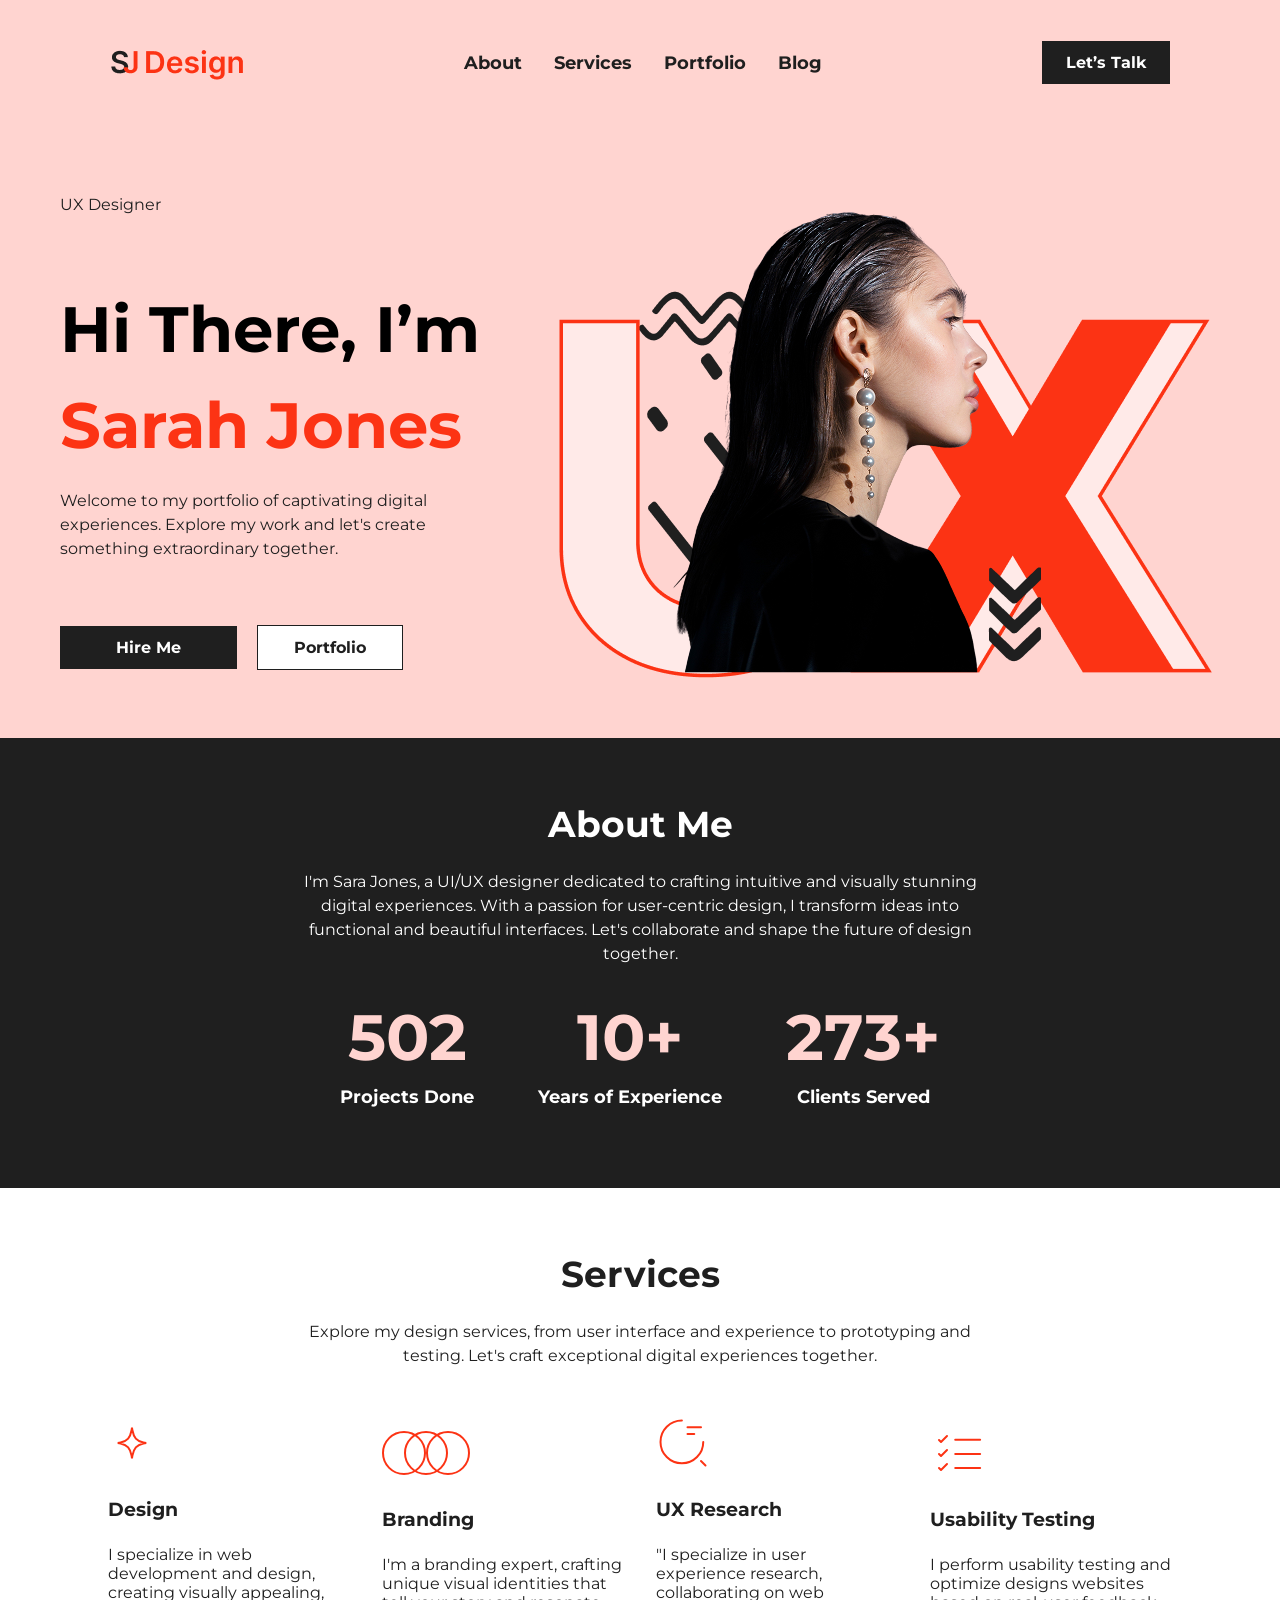
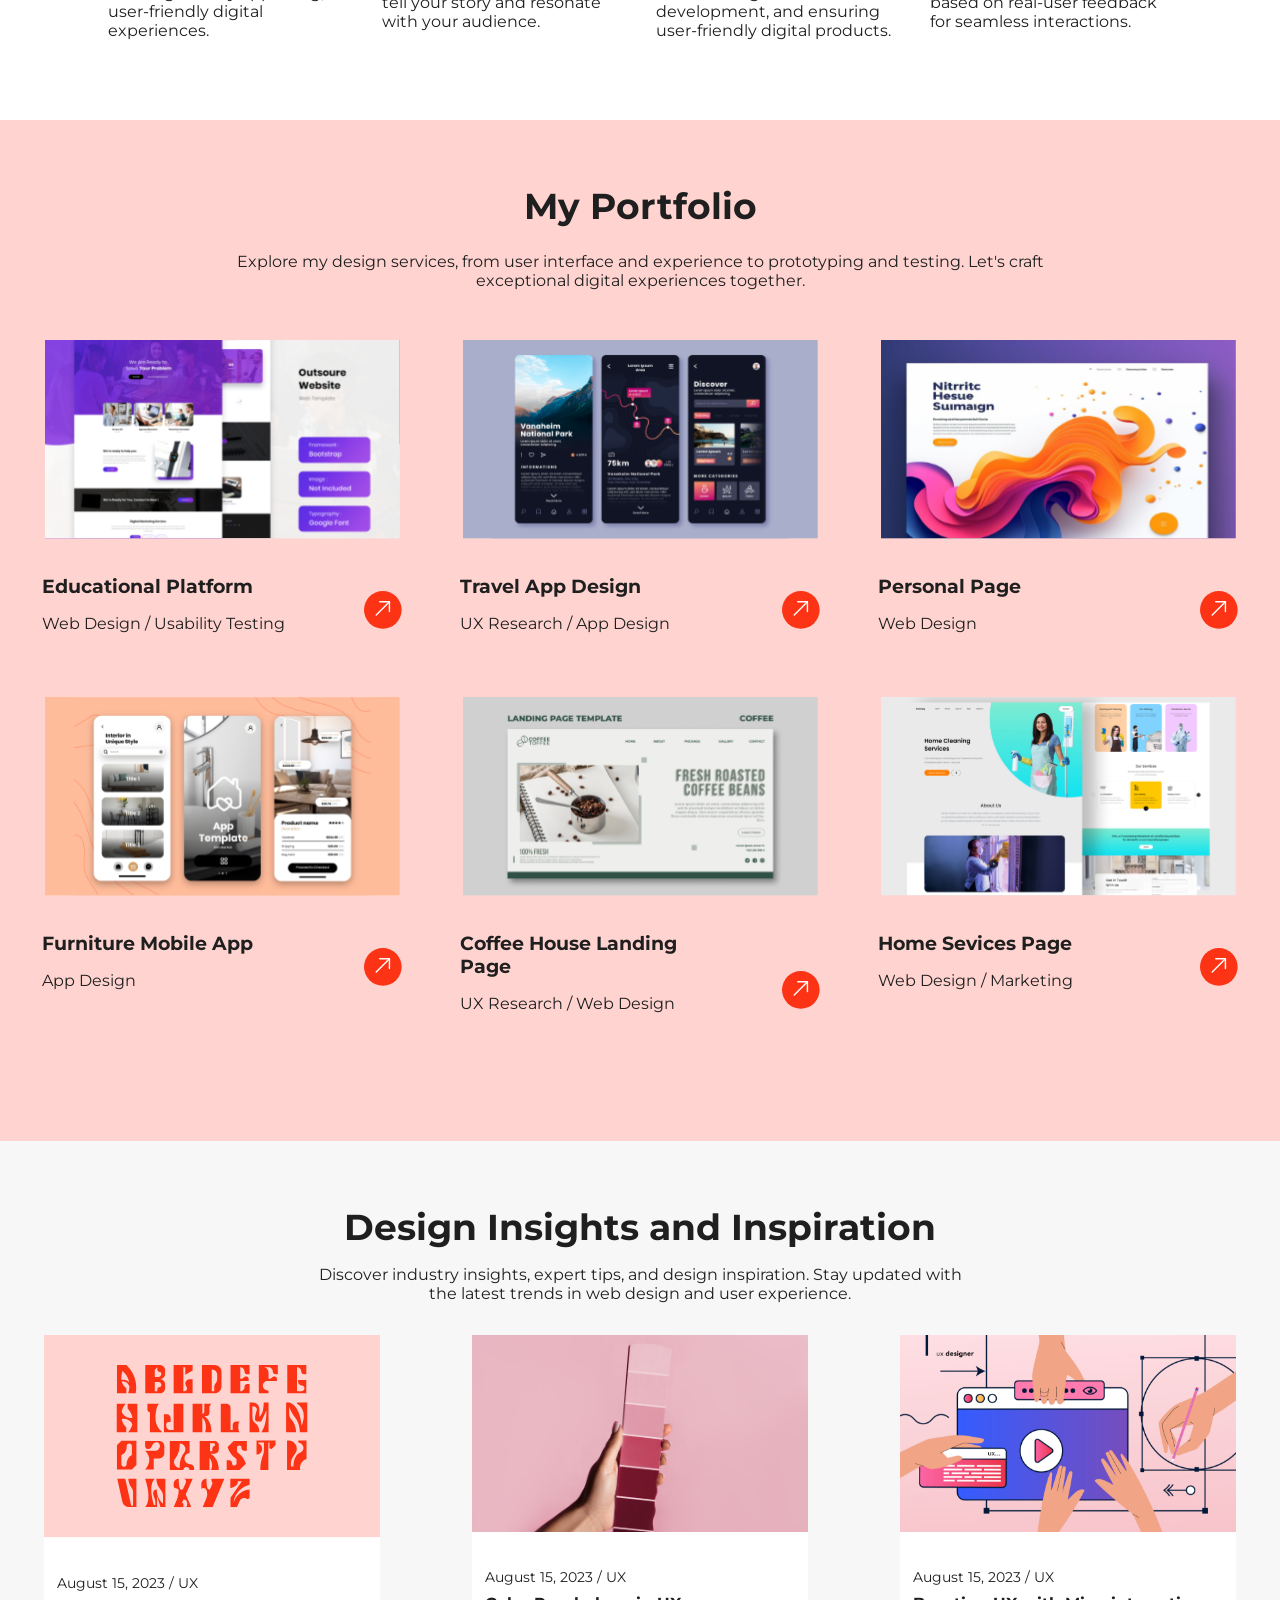
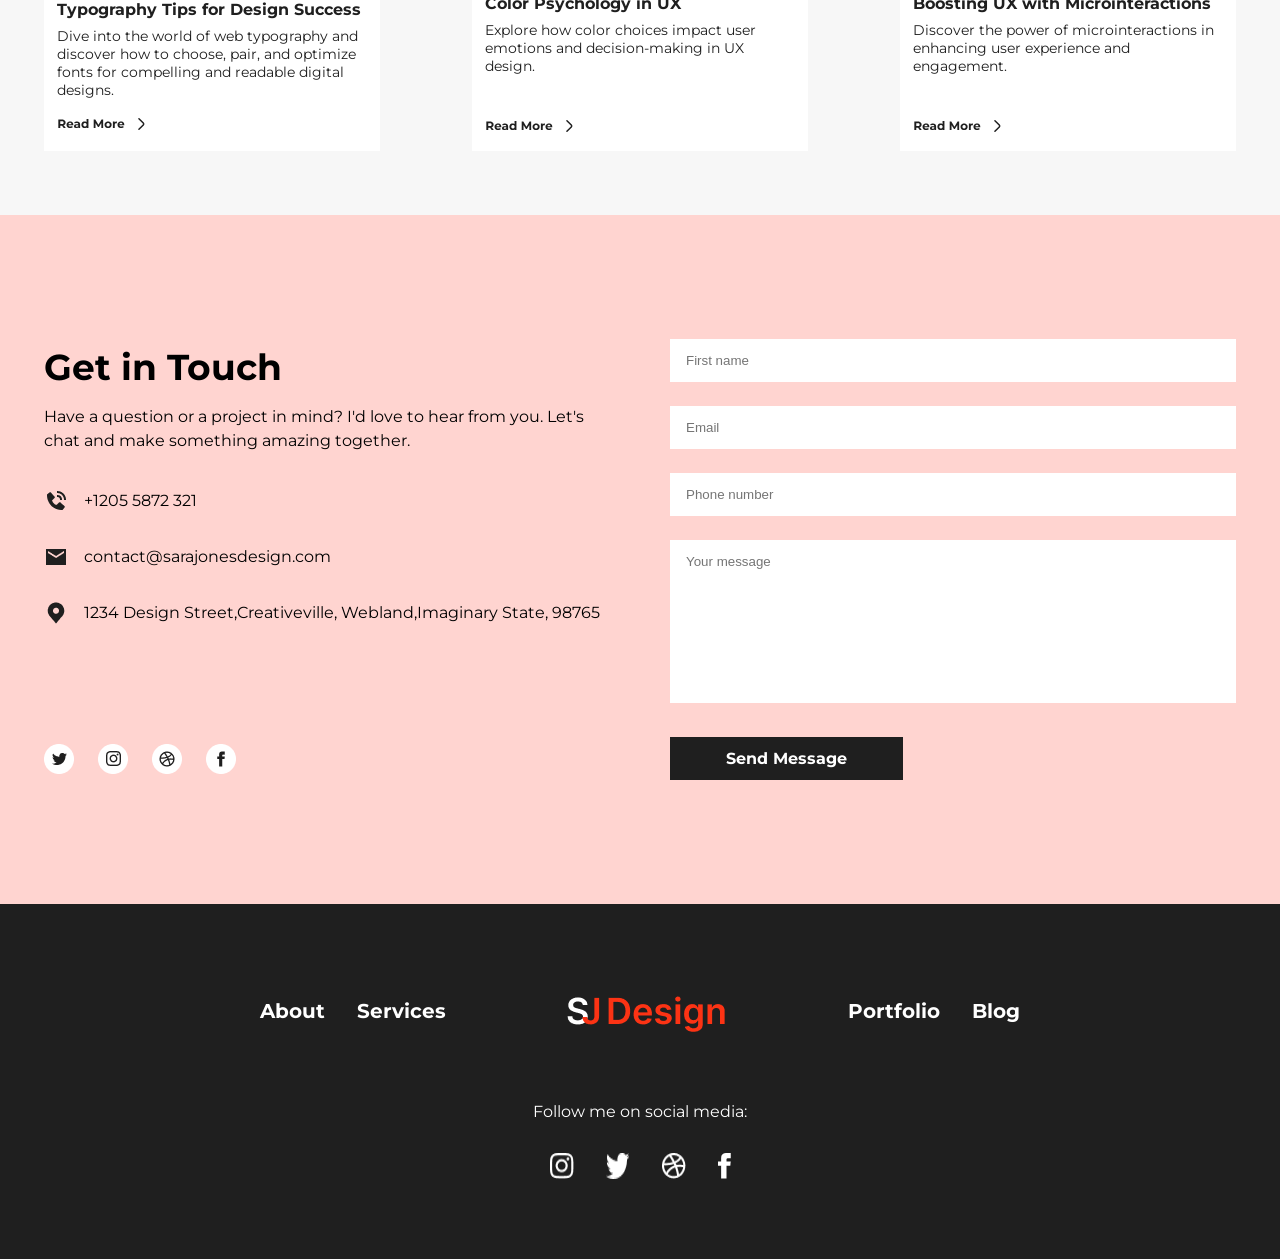
<file: index.html>
<!DOCTYPE html>
<html lang="en">

<head>
    <meta charset="UTF-8">
    <meta name="viewport" content="width=device-width, initial-scale=1.0">
    <title>SJ Design</title>
    <link rel="stylesheet" href="./src/styles/style.css">
    <link rel="preconnect" href="https://fonts.googleapis.com">
    <link rel="preconnect" href="https://fonts.gstatic.com" crossorigin>
    <link
        href="https://fonts.googleapis.com/css2?family=Alexandria:wght@100..900&family=David+Libre:wght@400;500;700&family=Inter:ital,opsz,wght@0,14..32,100..900;1,14..32,100..900&family=Montserrat:ital,wght@0,100..900;1,100..900&display=swap"
        rel="stylesheet">
</head>

<body>
    <header>
        <img src="./src/assets/images/Logo.png" alt="Logo SJ Design">

        <nav class="nav-header">
            <ul>
                <li><a href="">About</a></li>
                <li><a href="">Services</a></li>
                <li><a href="">Portfolio</a></li>
                <li><a href="">Blog</a></li>
            </ul>
        </nav>

        <a href="" class="btn-header">Let’s Talk</a>
    </header>

    <!DOCTYPE html>

    <main>
        <div class="content-main">

            <p class="active-designer">UX Designer</p>
            <h1>Hi There, I’m <span class="active-sara">Sarah Jones</span></h1>
            <p>Welcome to my portfolio of captivating digital experiences. Explore my work and let's create something
                extraordinary together.</p>
            <div class="btn-main">
                <a href="" class="btn-hire">Hire Me</a>
                <a href="" class="btn-portfolio">Portfolio</a>
            </div>
        </div>

        <img src="./src/assets/images/Image.png" alt="Ilustração Main">
    </main>

    <section class="section-about">
        <div class="content-about">
            <h2>About Me</h2>
            <p>I'm Sara Jones, a UI/UX designer dedicated to crafting intuitive and visually stunning digital
                experiences. With a passion for user-centric design, I transform ideas into functional and beautiful
                interfaces. Let's collaborate and shape the future of design together.</p>
        </div>

        <div class="container-numbers-itens">
            <div class="numbers-item">
                <h2>502</h2>
                <p>Projects Done</p>
            </div>
            <div class="numbers-item">
                <h2>10+</h2>
                <p>Years of Experience</p>
            </div>
            <div class="numbers-item">
                <h2>273+</h2>
                <p>Clients Served</p>
            </div>
        </div>

    </section>

    <section class="section-services">

        <div class="services-main">
            <h2>Services</h2>
            <p>Explore my design services, from user interface and experience to prototyping and testing. Let's craft
                exceptional digital experiences together.</p>
        </div>

        <div class="services-container">

            <div class="services-content">
                <div class="services-content-icon">
                    <img src="./src/assets/images/design.svg" alt="Ícone do Design" loading="lazy">
                </div>

                <div class="services-content-items">
                    <h3>Design</h3>
                    <p>I specialize in web development and design, creating visually appealing, user-friendly digital
                        experiences.</p>
                </div>
            </div>

            <div class="services-content">
                <div class="services-content-icon">
                    <img src="./src/assets/images/branding.svg" alt="Ícone do Branding" loading="lazy">
                </div>


                <div class="services-content-items">
                    <h3>Branding</h3>
                    <p>I'm a branding expert, crafting unique visual identities that tell your story and resonate with
                        your audience.</p>
                </div>
            </div>

            <div class="services-content">
                <div class="services-content-icon">
                    <img src="./src/assets/images/ux.svg" alt="Ícone do UX" loading="lazy">
                </div>


                <div class="services-content-items">
                    <h3>UX Research</h3>
                    <p>"I specialize in user experience research, collaborating on web development, and ensuring
                        user-friendly digital products.</p>
                </div>
            </div>


            <div class="services-content">
                <div class="services-content-icon">
                    <img src="./src/assets/images/usability.svg" alt="Ícone do Usability" loading="lazy">
                </div>

                <div class="services-content-items">
                    <h3>Usability Testing</h3>
                    <p>I perform usability testing and optimize designs websites based on real-user feedback for
                        seamless interactions.</p>
                </div>
            </div>
        </div>
    </section>

    <section class="section-portfolio">

        <div class="portfolio-main">
            <h2>My Portfolio</h2>
            <p>Explore my design services, from user interface and experience to prototyping and testing. Let's craft
                exceptional digital experiences together.</p>
        </div>

        <div class="portfolio-container">

            <!--Educational-->
            <div class="portfolio-content">

                <div class="portfolio-content-img">
                    <img src="./src/assets/images/educational.svg" alt="Imagem do educational" loading="lazy">
                </div>

                <div class="portfolio-content-items">
                    <div class="portfolio-content-items-text">
                        <h3>Educational Platform</h3>
                        <p>Web Design / Usability Testing</p>
                    </div>

                    <div class="portfolio-content-items-btn">
                        <a href=""><img src="./src/assets/images/pointer.svg" alt="Imagem da seta" loading="lazy"></a>
                    </div>
                </div>

            </div>


            <!--Travel-->
            <div class="portfolio-content">

                <div class="portfolio-content-img">
                    <img src="./src/assets/images/travel.svg" alt="Imagem do travel" loading="lazy">
                </div>

                <div class="portfolio-content-items">
                    <div class="portfolio-content-items-text">
                        <h3>Travel App Design</h3>
                        <p>UX Research / App Design </p>
                    </div>

                    <div class="portfolio-content-items-btn">
                        <a href=""><img src="./src/assets/images/pointer.svg" alt="Imagem da seta" loading="lazy"></a>
                    </div>
                </div>

            </div>


            <!--Personal-->
            <div class="portfolio-content">

                <div class="portfolio-content-img">
                    <img src="./src/assets/images/personal.svg" alt="Imagem do educational">
                </div>

                <div class="portfolio-content-items">
                    <div class="portfolio-content-items-text">
                        <h3>Personal Page</h3>
                        <p>Web Design</p>
                    </div>

                    <div class="portfolio-content-items-btn">
                        <a href=""><img src="./src/assets/images/pointer.svg" alt="Imagem da seta" loading="lazy"></a>
                    </div>
                </div>

            </div>


            <!--Furniture-->
            <div class="portfolio-content">

                <div class="portfolio-content-img">
                    <img src="./src/assets/images/furniture.svg" alt="Imagem do furniture" loading="lazy">
                </div>

                <div class="portfolio-content-items">
                    <div class="portfolio-content-items-text">
                        <h3>Furniture Mobile App</h3>
                        <p>App Design</p>
                    </div>

                    <div class="portfolio-content-items-btn">
                        <a href=""><img src="./src/assets/images/pointer.svg" alt="Imagem da seta"></a>
                    </div>
                </div>

            </div>


            <!--Coffee-->
            <div class="portfolio-content">

                <div class="portfolio-content-img">
                    <img src="./src/assets/images/coffee.svg" alt="Imagem do educational">
                </div>

                <div class="portfolio-content-items">
                    <div class="portfolio-content-items-text">
                        <h3>Coffee House Landing Page</h3>
                        <p>UX Research / Web Design </p>
                    </div>

                    <div class="portfolio-content-items-btn">
                        <a href=""><img src="./src/assets/images/pointer.svg" alt="Imagem da seta"></a>
                    </div>
                </div>

            </div>


            <!--Home-->
            <div class="portfolio-content">

                <div class="portfolio-content-img">
                    <img src="./src/assets/images/home.svg" alt="Imagem do educational">
                </div>

                <div class="portfolio-content-items">
                    <div class="portfolio-content-items-text">
                        <h3>Home Sevices Page</h3>
                        <p>Web Design / Marketing</p>
                    </div>

                    <div class="portfolio-content-items-btn">
                        <a href=""><img src="./src/assets/images/pointer.svg" alt="Imagem da seta"></a>
                    </div>
                </div>

            </div>
        </div>
    </section>

    <section class="section-design">
        <div class="design-main">
            <h2>Design Insights and Inspiration</h2>
            <p>Discover industry insights, expert tips, and design inspiration. Stay updated with the latest trends in
                web design and user experience.</p>
        </div>

        <div class="design-container">

            <div class="design-content">
                <div class="design-content-img">
                    <img src="./src/assets/images/typoghaphy.svg" alt="Imagem da tipografia" loading="lazy">
                </div>

                <div class="design-content-items">

                    <div class="design-content-items-main">

                        <div class="design-content-items-text">
                            <p>August 15, 2023 / UX</p>
                            <h3>Typography Tips for Design Success</h3>
                            <p>Dive into the world of web typography and discover how to choose, pair, and optimize
                                fonts for compelling and readable digital designs.</p>
                        </div>
                    </div>
                    <div class="design-content-items-link">
                        <a href=""><img src="./src/assets/images/Link.svg" alt="imagem da seta" loading="lazy"></a>
                    </div>
                </div>
            </div>


            <div class="design-content">
                <div class="design-content-img">
                    <img src="./src/assets/images/color.svg" alt="Imagem da color" loading="lazy">
                </div>

                <div class="design-content-items1">

                    <div class="design-content-items-main">

                        <div class="design-content-items-text">
                            <p>August 15, 2023 / UX</p>
                            <h3>Color Psychology in UX</h3>
                            <p>Explore how color choices impact user emotions and decision-making in UX design.</p>
                        </div>
                    </div>
                    <div class="design-content-items-link">
                        <a href=""><img src="./src/assets/images/Link.svg" alt="imagem da seta" loading="lazy"></a>
                    </div>
                </div>
            </div>

            <div class="design-content">
                <div class="design-content-img">
                    <img src="./src/assets/images/boosting.svg" alt="Imagem do boosting" loading="lazy">
                </div>

                <div class="design-content-items1">

                    <div class="design-content-items-main">

                        <div class="design-content-items-text">
                            <p>August 15, 2023 / UX</p>
                            <h3>Boosting UX with Microinteractions</h3>
                            <p>Discover the power of microinteractions in enhancing user experience and engagement.</p>
                        </div>
                    </div>
                    <div class="design-content-items-link">
                        <a href=""><img src="./src/assets/images/Link.svg" alt="imagem da seta" loading="lazy"></a>
                    </div>
                </div>
            </div>

        </div>
    </section>

    <section class="container-section-form">

        <div class="container-box-contact-us">

            <div class="box-all-contact-us">

                <div class="box-contact-us">

                    <h3 class="form-h3-pattern">Get in Touch</h3>

                    <p class="form-p-pattern">Have a question or a project in mind? I'd love to hear from you. Let's
                        chat and make something amazing together.</p>

                </div>

                <div class="box-contact-form">

                    <div class="box-content-contact-form">
                        <img src="./src/assets/images/bxs_phone-call.png" alt="">
                        <p class="form-p-pattern">+1205 5872 321</p>
                    </div>

                    <div class="box-content-contact-form">
                        <img src="./src/assets/images/ic_sharp-email.png" alt="">
                        <p class="form-p-pattern">contact@sarajonesdesign.com</p>
                    </div>

                    <div class="box-content-contact-form">
                        <img src="./src/assets/images/carbon_location-filled.png" alt="">
                        <p class="form-p-pattern">1234 Design Street,Creativeville, Webland,Imaginary State, 98765</p>
                    </div>

                </div>

            </div>

            <div class="box-img-form">
                <img src="./src/assets/images/twitter.icon.png" alt="">
                <img src="./src/assets/images/instagram.icon.png" alt="">
                <img src="./src/assets/images/basquete.icon.png" alt="">
                <img src="./src/assets/images/facebook.icon.png" alt="">
            </div>

        </div>

        <!-- END CONTACT US INFORMATION -->

        <!-- START CONTACT US FORM -->

        <form action="#" class="form-section">

            <div class="form-section-information">
                <input type="name" name="name" id="name" placeholder="First name">
                <input type="email" name="email" id="email" placeholder="Email">
                <input type="phone" name="phone" id="phone" placeholder="Phone number">
                <input type="message" name="message" id="message" placeholder="Your message" class="message-form">
            </div>

            <button class="btn-form">Send Message</button>

        </form>

    </section>

    <footer class="container-footer">

        <div class="content-information-footer">

            <div class="footer-information">
                <h4>About</h4>
                <h4>Services</h4>
            </div>

            <img src="./src/assets/images/Logo (2).png" alt="">

            <div class="footer-information">
                <h4>Portfolio</h4>
                <h4>Blog</h4>
            </div>

        </div>

        <div class="footer-social-media">
            <p>Follow me on social media:</p>

            <div class="footer-images">
                <img src="./src/assets/images/Instagram.png" alt="">
                <img src="./src/assets/images/Twitter.png" alt="">
                <img src="./src/assets/images/Dribbble.png" alt="">
                <img src="./src/assets/images/Facebook.png" alt="">
            </div>
        </div>

    </footer>

</body>

</html>
</file>
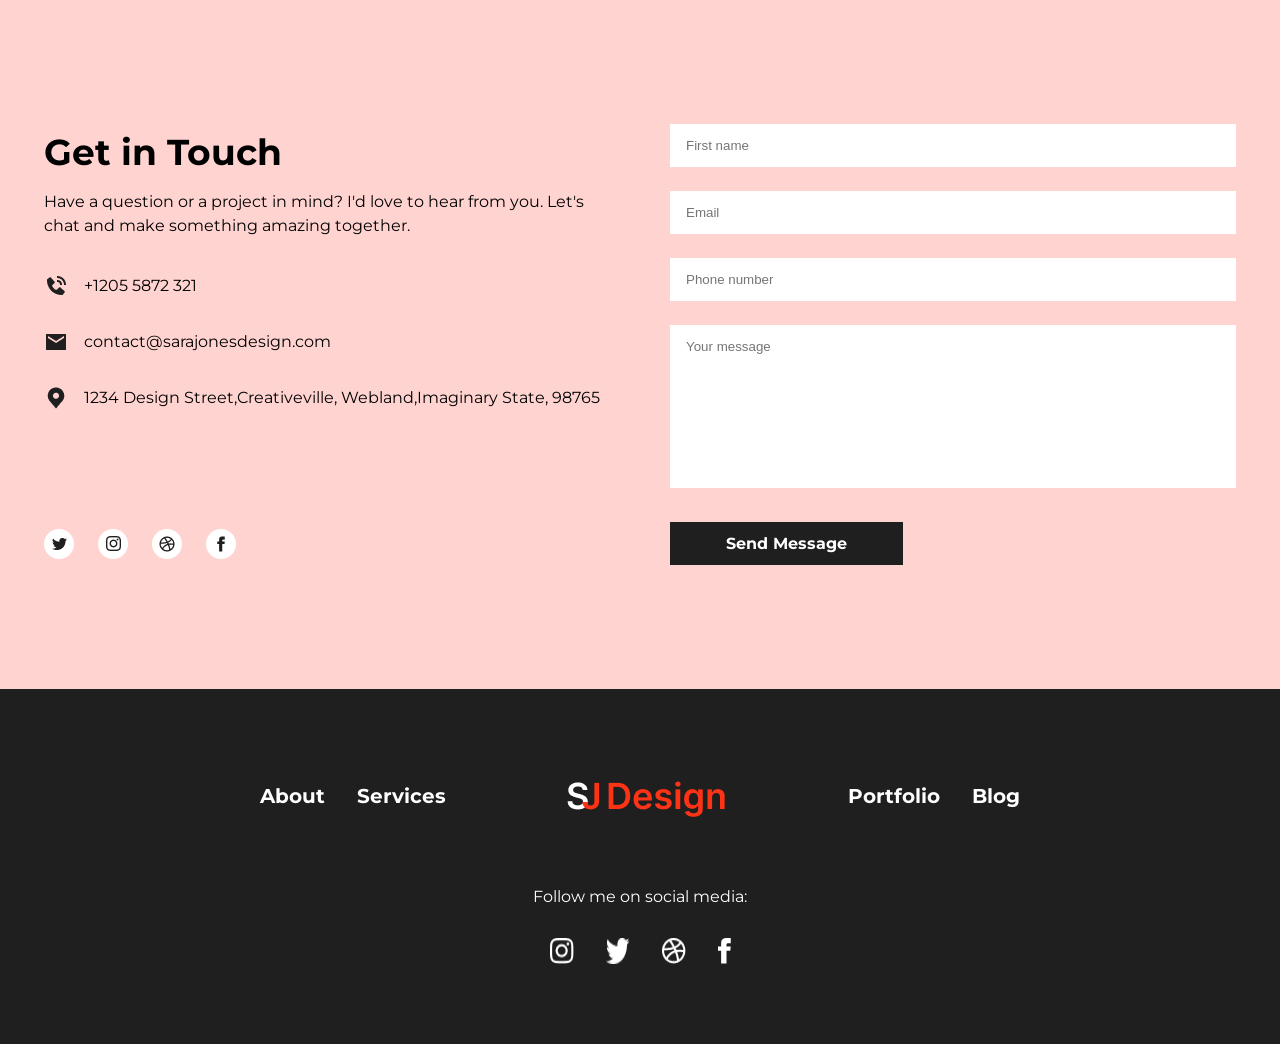
<file: form.html>
<!DOCTYPE html>
<html lang="en">
<head>
    <meta charset="UTF-8">
    <meta name="viewport" content="width=device-width, initial-scale=1.0">
    <link rel="preconnect" href="https://fonts.googleapis.com">
    <link rel="preconnect" href="https://fonts.gstatic.com" crossorigin>
    <link href="https://fonts.googleapis.com/css2?family=Montserrat:ital,wght@0,100..900;1,100..900&display=swap" rel="stylesheet">
    <link rel="stylesheet" href="./src/styles/form.css">
    <title>Document</title>
</head>
<body>

<!-- START CONTACT US INFORMATION -->

<section class="container-section-form">

<div class="container-box-contact-us">

<div class="box-all-contact-us">

    <div class="box-contact-us">

    <h3 class="form-h3-pattern">Get in Touch</h3>

    <p class="form-p-pattern">Have a question or a project in mind? I'd love to hear from you. Let's chat and make something amazing together.</p>

    </div>

    <div class="box-contact-form">

        <div class="box-content-contact-form">
            <img src="./src/assets/images/bxs_phone-call.png" alt="">
            <p class="form-p-pattern">+1205 5872 321</p>
        </div>

        <div class="box-content-contact-form">
            <img src="./src/assets/images/ic_sharp-email.png" alt="">
            <p class="form-p-pattern">contact@sarajonesdesign.com</p>
        </div>

        <div class="box-content-contact-form">
            <img src="./src/assets/images/carbon_location-filled.png" alt="">
            <p class="form-p-pattern">1234 Design Street,Creativeville, Webland,Imaginary State, 98765</p>
        </div>

    </div>

</div>

<div class="box-img-form">
    <img src="./src/assets/images/twitter.icon.png" alt="">
    <img src="./src/assets/images/instagram.icon.png" alt="">
    <img src="./src/assets/images/basquete.icon.png" alt="">
    <img src="./src/assets/images/facebook.icon.png" alt="">
</div>

</div>

<!-- END CONTACT US INFORMATION -->

<!-- START CONTACT US FORM -->

<form action="#" class="form-section">

    <div class="form-section-information">
    <input type="name" name="name" id="name" placeholder="First name">
    <input type="email" name="email" id="email" placeholder="Email">
    <input type="phone" name="phone" id="phone" placeholder="Phone number">
    <input type="message" name="message" id="message" placeholder="Your message" class="message-form">
    </div>

    <button class="btn-form">Send Message</button>

</form>

</section>

<footer class="container-footer">

    <div class="content-information-footer">

    <div class="footer-information">
        <h4>About</h4>
        <h4>Services</h4>
    </div>

    <img src="./src/assets/images/Logo (2).png" alt="">

    <div class="footer-information">
        <h4>Portfolio</h4>
        <h4>Blog</h4>
    </div>

    </div>

    <div class="footer-social-media">
        <p>Follow me on social media:</p>

        <div class="footer-images">
        <img src="./src/assets/images/Instagram.png" alt="">
        <img src="./src/assets/images/Twitter.png" alt="">
        <img src="./src/assets/images/Dribbble.png" alt="">
        <img src="./src/assets/images/Facebook.png" alt="">
        </div>
    </div>

</footer>







    
</body>
</html>
</file>
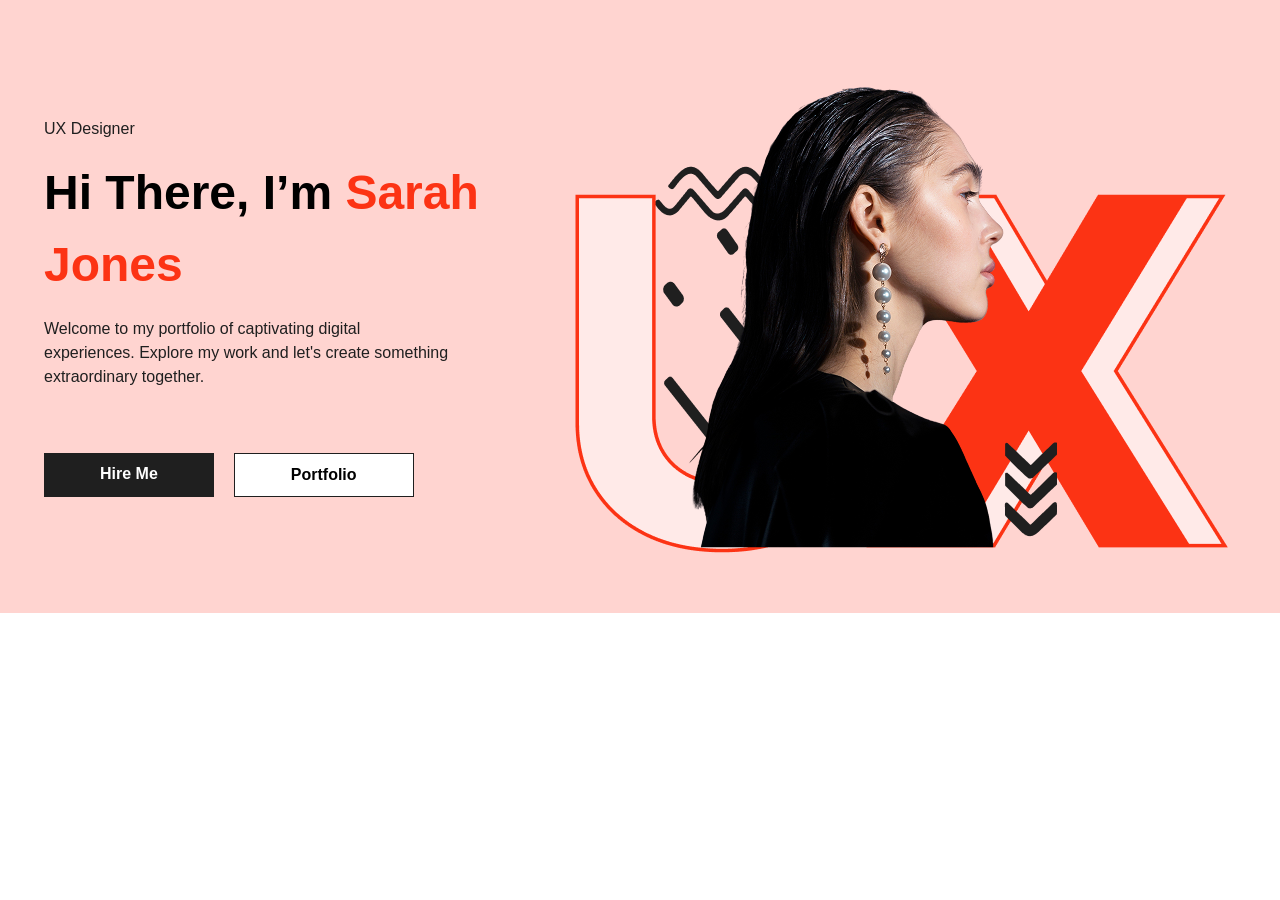
<file: main/main.html>
<!DOCTYPE html>
<html lang="en">

<head>
    <meta charset="UTF-8">
    <meta name="viewport" content="width=device-width, initial-scale=1.0">
    <title>Document</title>
    <link rel="stylesheet" href="./main.css">
</head>

<body>
    <main>
        <div class="content-main">
            <p class="active-designer">UX Designer</p>
            <h1>Hi There, I’m
                <span class="active-sarah">Sarah Jones</span></h1>
            <p>Welcome to my portfolio of captivating digital experiences. Explore my work and let's create something
                extraordinary together.</p>
            <div class="btn-main">
                <a href="" class="btn-hire">Hire Me</a>
                <a href="" class="btn-portfolio">Portfolio</a>
            </div>
        </div>
        <img src="./img/Imagem_Principal.png" alt="Imagem Principal na Main">

    </main>
</body>

</html>
</file>
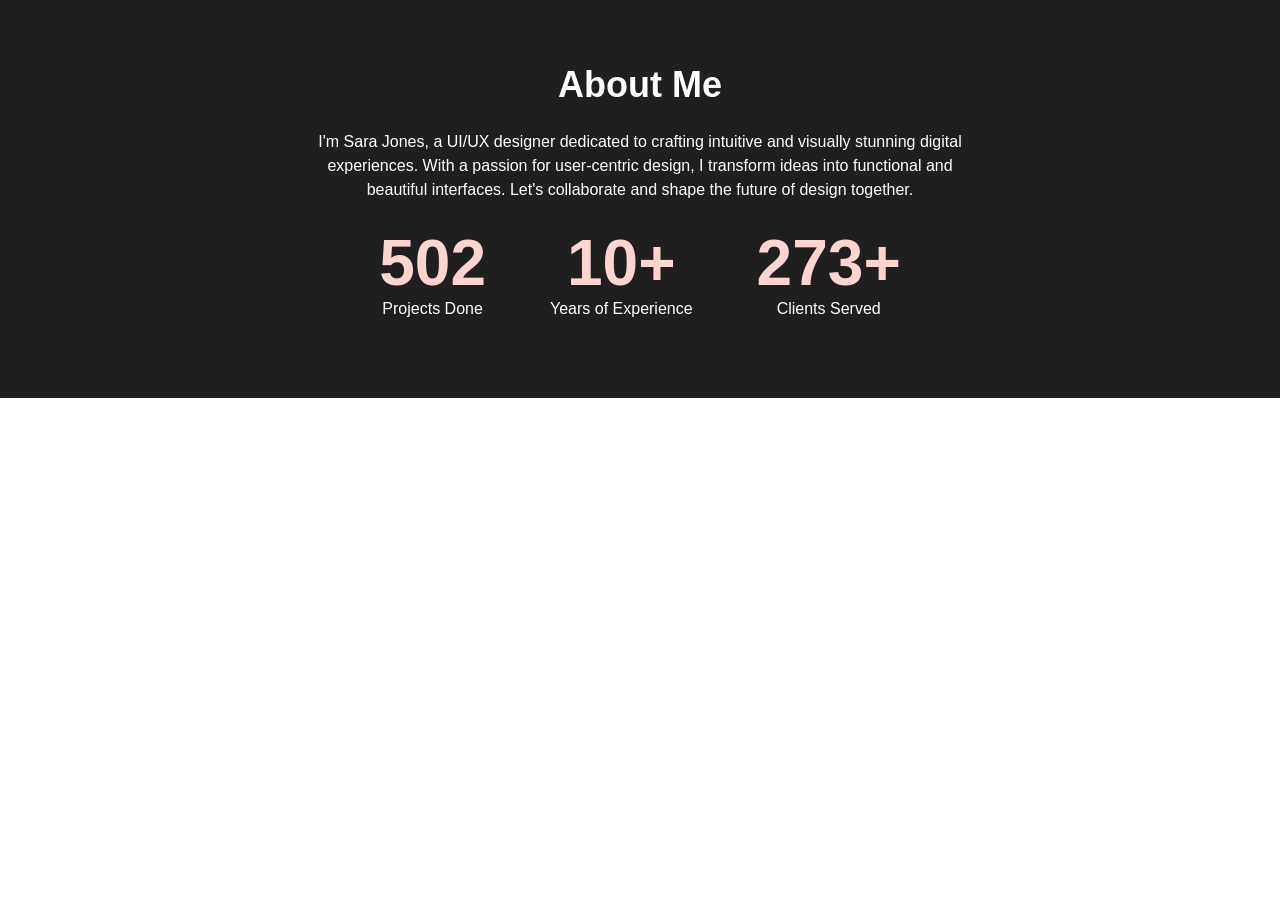
<file: section/section.html>
<!DOCTYPE html>
<html lang="en">
<head>
    <meta charset="UTF-8">
    <meta name="viewport" content="width=device-width, initial-scale=1.0">
    <title>Document</title>
    <link rel="stylesheet" href="section.css">
</head>
<body>
    <section class="section-about">
        <div class="content-about">
            <h2>About Me</h2>
            <p>I'm Sara Jones, a UI/UX designer dedicated to crafting intuitive and visually stunning digital experiences. With a passion for user-centric design, I transform ideas into functional and beautiful interfaces. Let's collaborate and shape the future of design together.</p>
        </div>
        <div class="section-items">
            <div>
                <h3>502</h3>
                <p>Projects Done</p>
            </div>
            <div>
                <h3>10+</h3>
                <p>Years of Experience</p>
            </div>
            <div>
                <h3>273+</h3>
                <p>Clients Served</p>
            </div>
        </div>
    </section>
</body>
</html>
</file>
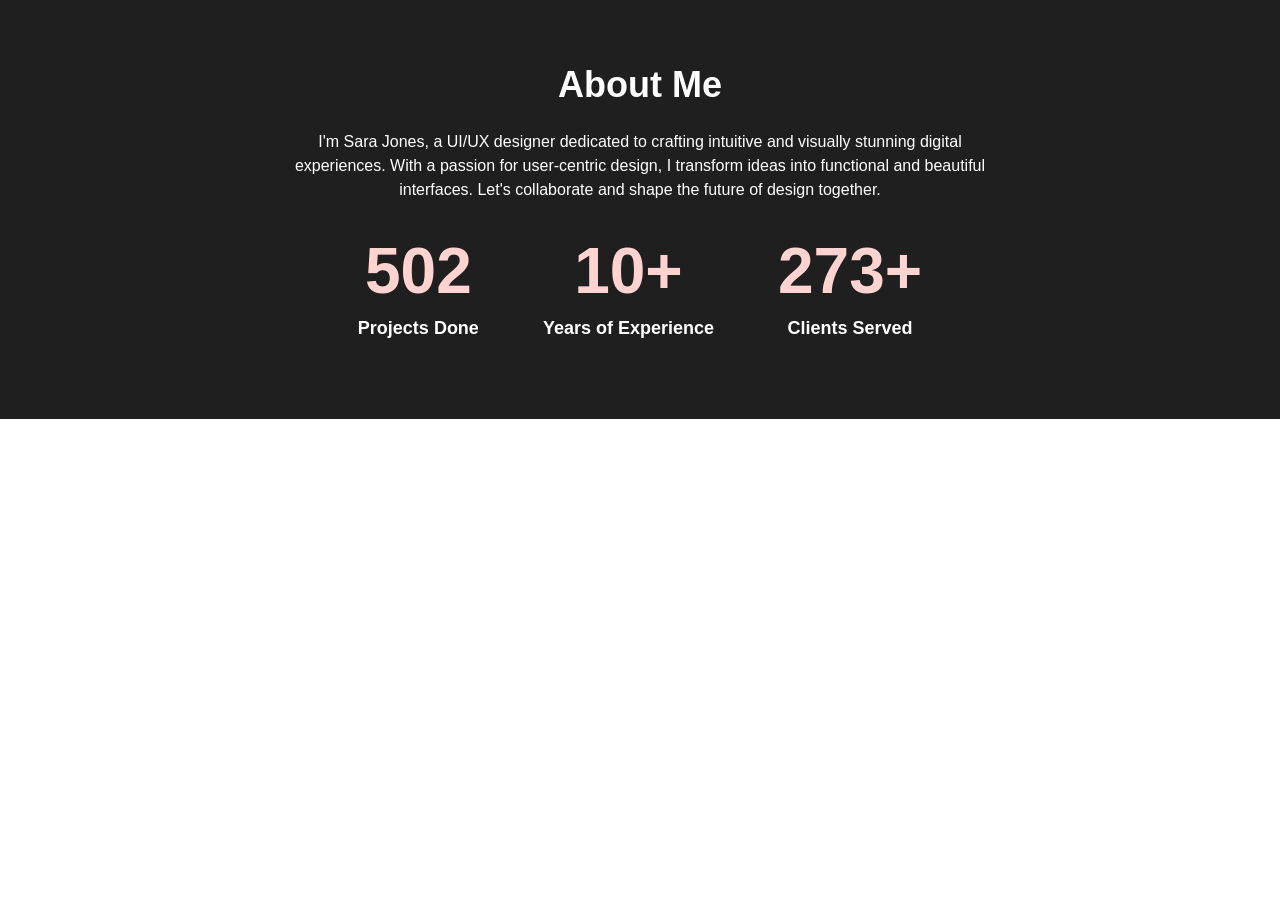
<file: sectionAbout/about.html>
<!DOCTYPE html>
<html lang="en">
<head>
    <meta charset="UTF-8">
    <meta name="viewport" content="width=device-width, initial-scale=1.0">
    <title>Document</title>
    <link rel="stylesheet" href="./about.css">
</head>
<body>
    <section class="section-about">
        <div class="content-about">
            <h2>About Me</h2>
            <p>I'm Sara Jones, a UI/UX designer dedicated to crafting intuitive and visually stunning digital experiences. With a passion for user-centric design, I transform ideas into functional and beautiful interfaces. Let's collaborate and shape the future of design together.</p>
        </div>
        <div class="container-numbers-itens">
            <div class="numbers-item">
                <h2>502</h2>
                <p>Projects Done</p>
            </div>
            <div class="numbers-item">
                <h2>10+</h2>
                <p>Years of Experience</p>
            </div>
            <div class="numbers-item">
                <h2>273+</h2>
                <p>Clients Served</p>
            </div>
        </div>
    </section>
</body>
</html>
</file>
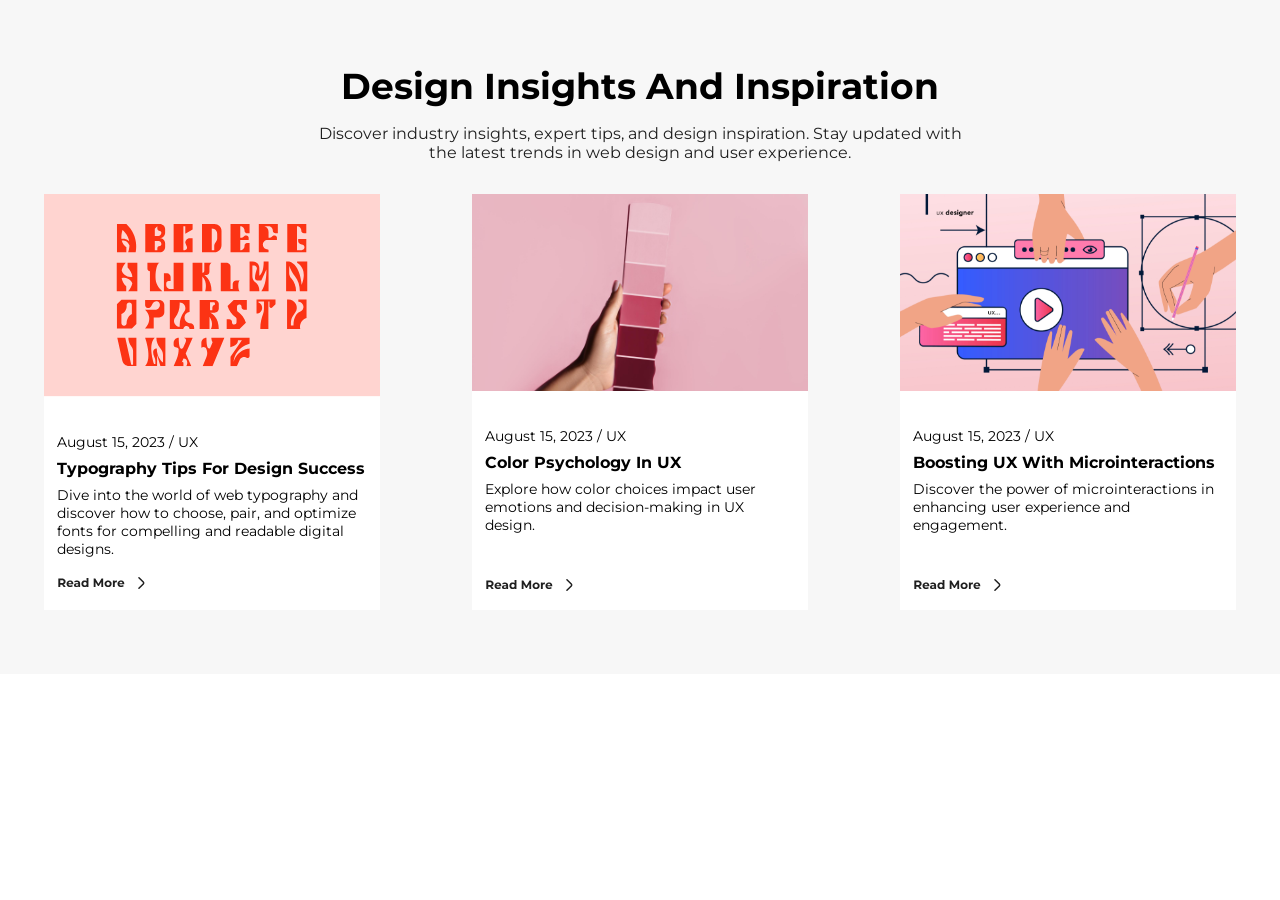
<file: sectionDesignInsight/design.html>
<!DOCTYPE html>
<html lang="pt-BR">
<head>
    <meta charset="UTF-8">
    <meta name="viewport" content="width=device-width, initial-scale=1.0">
    <title>Document</title>

    <link rel="preconnect" href="https://fonts.googleapis.com">
<link rel="preconnect" href="https://fonts.gstatic.com" crossorigin>
<link href="https://fonts.googleapis.com/css2?family=Montserrat:ital,wght@0,100..900;1,100..900&display=swap" rel="stylesheet">
    <link rel="stylesheet" href="./design.css">
</head>

<body>

    <section class="section-design">

        <div class="design-main">
            <h2>Design Insights and Inspiration</h2>
            <p>Discover industry insights, expert tips, and design inspiration. Stay updated with the latest trends in web design and user experience.</p>
        </div>

        <div class="design-container">

            <div class="design-content">
                <div class="design-content-img">
                    <img src="./assets/images/typoghaphy.svg" alt="Imagem da tipografia" loading="lazy">
                </div>

                <div class="design-content-items">

                <div class="design-content-items-main">

                <div class="design-content-items-text">
                    <p>August 15, 2023 / UX</p>
                    <h3>Typography Tips for Design Success</h3>
                    <p>Dive into the world of web typography and discover how to choose, pair, and optimize fonts for compelling and readable digital designs.</p>
                </div>
                </div>
                <div class="design-content-items-link">
                    <a href=""><img src="./assets/images/Link.svg" alt="imagem da seta" loading="lazy"></a>
                </div>
                </div>
            </div>


            <div class="design-content">
                <div class="design-content-img">
                    <img src="./assets/images/color.svg" alt="Imagem da color" loading="lazy">
                </div>

                <div class="design-content-items1">

                <div class="design-content-items-main">

                <div class="design-content-items-text">
                    <p>August 15, 2023 / UX</p>
                    <h3>Color Psychology in UX</h3>
                    <p>Explore how color choices impact user emotions and decision-making in UX design.</p>
                </div>
                </div>
                <div class="design-content-items-link">
                    <a href=""><img src="./assets/images/Link.svg" alt="imagem da seta" loading="lazy"></a>
                </div>
                </div>
            </div>

            <div class="design-content">
                <div class="design-content-img">
                    <img src="./assets/images/boosting.svg" alt="Imagem do boosting" loading="lazy">
                </div>

                <div class="design-content-items1">

                <div class="design-content-items-main">
                    
                <div class="design-content-items-text">
                    <p>August 15, 2023 / UX</p>
                    <h3>Boosting UX with Microinteractions</h3>
                    <p>Discover the power of microinteractions in enhancing user experience and engagement.</p>
                </div>
                </div>
                <div class="design-content-items-link">
                    <a href=""><img src="./assets/images/Link.svg" alt="imagem da seta" loading="lazy"></a>
                </div>
                </div>
            </div>
    
        </div>



    </section>
    
</body>
</html>
</file>
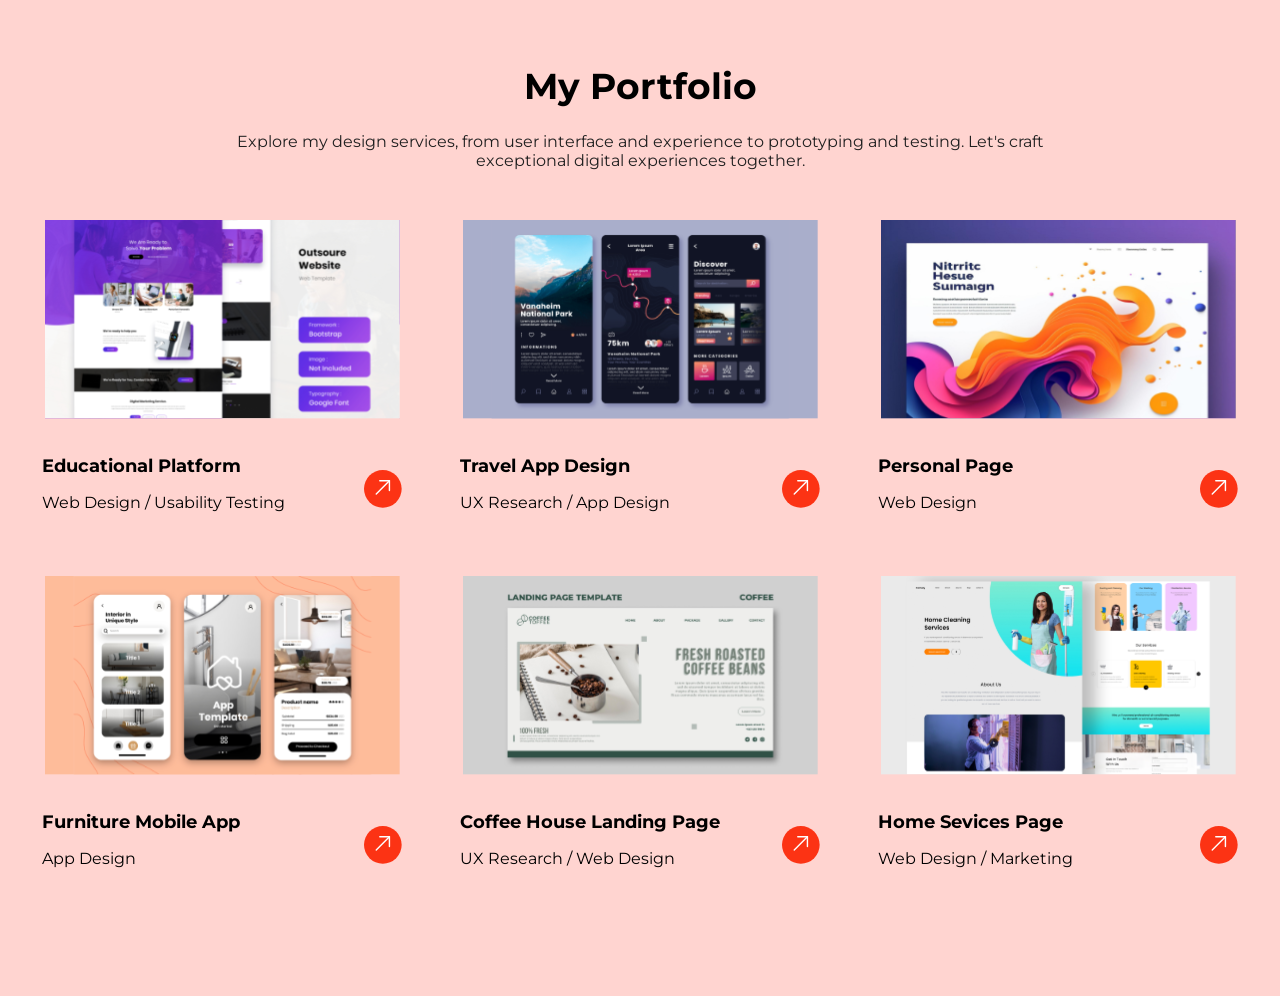
<file: sectionPortfolio/portfolio.html>
<!DOCTYPE html>
<html lang="pt-BR">
<head>
    <meta charset="UTF-8">
    <meta name="viewport" content="width=device-width, initial-scale=1.0">
    <title>Document</title>

    <link rel="preconnect" href="https://fonts.googleapis.com">
<link rel="preconnect" href="https://fonts.gstatic.com" crossorigin>
<link href="https://fonts.googleapis.com/css2?family=Montserrat:ital,wght@0,100..900;1,100..900&display=swap" rel="stylesheet">
    <link rel="stylesheet" href="./portfolio.css">
</head>

<body>

    <section class="section-portfolio">

        <div class="portfolio-main">
            <h2>My portfolio</h2>
            <p>Explore my design services, from user interface and experience to prototyping and testing. Let's craft exceptional digital experiences together.</p>
        </div>

        <div class="portfolio-container">

            <!--Educational-->
            <div class="portfolio-content">

                <div class="portfolio-content-img">
                    <img src="./assets/images/educational.svg" alt="Imagem do educational" loading="lazy">
                </div>

                <div class="portfolio-content-items">
                <div class="portfolio-content-items-text">
                    <h3>educational platform</h3>
                    <p>Web Design / Usability Testing</p>
                    </div>

                    <div class="portfolio-content-items-btn">
                        <a href=""><img src="./assets/images/pointer.svg" alt="Imagem da seta" loading="lazy"></a>
                    </div>
                </div>

            </div>


            <!--Travel-->
            <div class="portfolio-content">

                <div class="portfolio-content-img">
                    <img src="./assets/images/travel.svg" alt="Imagem do travel" loading="lazy">
                </div>

                <div class="portfolio-content-items">
                <div class="portfolio-content-items-text">
                    <h3>travel app design</h3>
                    <p>UX Research / App Design </p>
                    </div>

                    <div class="portfolio-content-items-btn">
                        <a href=""><img src="./assets/images/pointer.svg" alt="Imagem da seta" loading="lazy"></a>
                    </div>
                </div>

            </div>


            <!--Personal-->
            <div class="portfolio-content">

                <div class="portfolio-content-img">
                    <img src="./assets/images/personal.svg" alt="Imagem do educational">
                </div>

                <div class="portfolio-content-items">
                <div class="portfolio-content-items-text">
                    <h3>personal page</h3>
                    <p>Web Design</p>
                    </div>

                    <div class="portfolio-content-items-btn">
                        <a href=""><img src="./assets/images/pointer.svg" alt="Imagem da seta" loading="lazy"></a>
                    </div>
                </div>

            </div>


            <!--Furniture-->
            <div class="portfolio-content">

                <div class="portfolio-content-img">
                    <img src="./assets/images/furniture.svg" alt="Imagem do furniture" loading="lazy">
                </div>

                <div class="portfolio-content-items">
                <div class="portfolio-content-items-text">
                    <h3>furniture mobile app</h3>
                    <p>App Design</p>
                    </div>

                    <div class="portfolio-content-items-btn">
                        <a href=""><img src="./assets/images/pointer.svg" alt="Imagem da seta"></a>
                    </div>
                </div>

            </div>


            <!--Coffee-->
            <div class="portfolio-content">

                <div class="portfolio-content-img">
                    <img src="./assets/images/coffee.svg" alt="Imagem do educational">
                </div>

                <div class="portfolio-content-items">
                <div class="portfolio-content-items-text">
                    <h3>coffee house landing page</h3>
                    <p>UX Research / Web Design </p>
                    </div>

                    <div class="portfolio-content-items-btn">
                        <a href=""><img src="./assets/images/pointer.svg" alt="Imagem da seta" loading="lazy"></a>
                    </div>
                </div>

            </div>


            <!--Home-->
            <div class="portfolio-content">

                <div class="portfolio-content-img">
                    <img src="./assets/images/home.svg" alt="Imagem do educational">
                </div>

                <div class="portfolio-content-items">
                <div class="portfolio-content-items-text">
                    <h3>home sevices page</h3>
                    <p>Web Design / Marketing</p>
                    </div>

                    <div class="portfolio-content-items-btn">
                        <a href=""><img src="./assets/images/pointer.svg" alt="Imagem da seta" loading="lazy"></a>
                    </div>
                </div>

            </div>



        </div>

    </section>
    
</body>
</html>
</file>
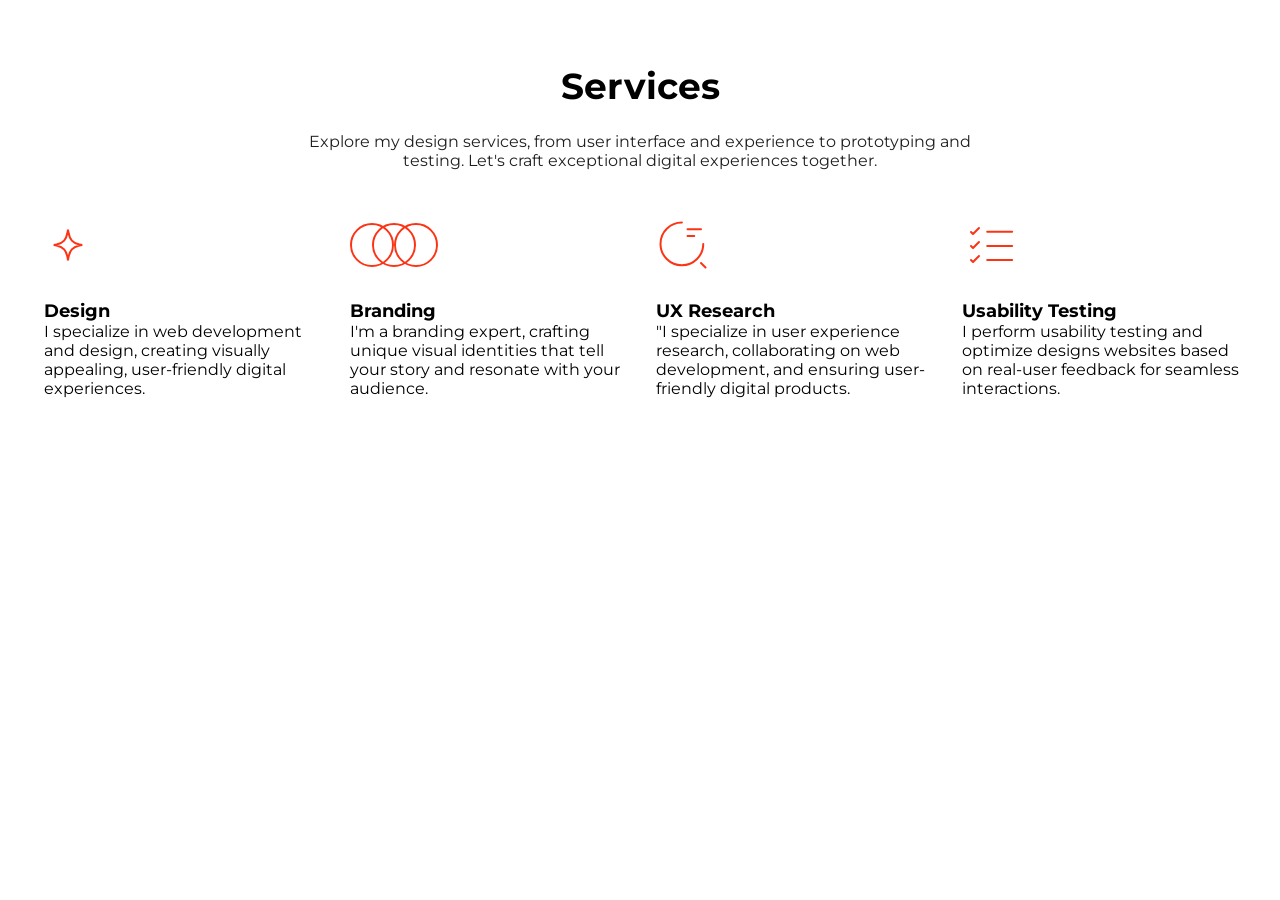
<file: sectionServices/services.html>
<!DOCTYPE html>
<html lang="pt-BR">
<head>
    <meta charset="UTF-8">
    <meta name="viewport" content="width=device-width, initial-scale=1.0">
    <title>Document</title>

    <link rel="preconnect" href="https://fonts.googleapis.com">
<link rel="preconnect" href="https://fonts.gstatic.com" crossorigin>
<link href="https://fonts.googleapis.com/css2?family=Montserrat:ital,wght@0,100..900;1,100..900&display=swap" rel="stylesheet">
    <link rel="stylesheet" href="./services.css">
</head>
<body>

    <section class="section-services">

        <div class="services-main">
            <h2>Services</h2>
            <p>Explore my design services, from user interface and experience to prototyping and testing. Let's craft exceptional digital experiences together.</p>
        </div>

        <div class="services-container">

            <div class="services-content">
                <div class="services-content-icon">
                    <img src="./assets/images/design.svg" alt="Ícone do Design" loading="lazy">
                </div>

                <div class="services-content-items">
                    <h3>Design</h3>
                    <p>I specialize in web development and design, creating visually appealing, user-friendly digital experiences.</p>
                </div>
            </div>

            <div class="services-content">
                <div class="services-content-icon">
                    <img src="./assets/images/branding.svg" alt="Ícone do Branding" loading="lazy">
                </div>


                <div class="services-content-items">
                    <h3>Branding</h3>
                    <p>I'm a branding expert, crafting unique visual identities that tell your story and resonate with your audience.</p>
                </div>
            </div>

            <div class="services-content">
                <div class="services-content-icon">
                    <img src="./assets/images/ux.svg" alt="Ícone do UX" loading="lazy">
                </div>


                <div class="services-content-items">
                    <h3>UX Research</h3>
                    <p>"I specialize in user experience research, collaborating on web development, and ensuring user-friendly digital products.</p>
                </div>
            </div>


            <div class="services-content">
                <div class="services-content-icon">
                    <img src="./assets/images/usability.svg" alt="Ícone do Usability" loading="lazy">
                </div>

                <div class="services-content-items">
                    <h3>Usability Testing</h3>
                    <p>I perform usability testing and optimize designs websites based on real-user feedback for seamless interactions.</p>
                </div>
            </div>

        </div>

    </section>
    
</body>
</html>
</file>
<file: src/styles/style.css>
@import url("./global.css");

header{
    display: flex;
    justify-content: space-around;
    align-items: center;
    padding: 40px 0px;
    background-color: var(--color-pink);
}

.nav-header ul{
    display: flex;
    list-style: none;
    gap: 32px;
}

.nav-header a{
    text-decoration: none;
    color: var(--color-dark);
    font-family: var( --font-family-montserrat);
    font-weight: bold;
    font-size: var(--font-body-large);
    transition: 0.5s;
}

.nav-header a:hover{
    color: #464646;
}

.btn-header{
    color: var(--color-white);
    background-color: var(--color-dark);
    font-size: var(--font-body-medium);
    font-family: var(--font-family-montserrat);
    font-weight: bold;
    padding: 12px 24px;
    text-decoration: none;
    transition: 0.5s
}

.btn-header:hover{
    background-color: #353535;
}

main{
    display: flex;
    justify-content: center;
    align-items: center;
    gap: 48px;
    padding: 60px;
    background-color: var(--color-pink);
}

.content-main{
    display: flex;
    flex-direction: column;
    gap: 16px;
    font-family: var(--font-family-montserrat);
}

.active-designer{
    color: var(--color-dark);
    font-size: var(--font-body-xlarge);
    font-weight: 400;
}

.active-sara{
    color: var(--color-red);
}

.content-main h1{
    font-size: var(--font-h1);
    line-height: 150%;
    font-weight: 700;
}

.content-main p{
    color: var(--color-dark);
    font-size: var(--font-body-medium);
    line-height: 150%;
    width: 410px;
    padding-bottom: 48px;
}

.btn-main{
    display: flex;
    align-items: center;
    gap: 20px;
}

.btn-hire{
    color: var(--color-white);
    background-color: var(--color-dark);
    padding: 12px 56px;
    text-decoration: none;
    font-weight: bold;
    transition: 0.5s;
}

.btn-hire:hover{
    background-color: #353535;
}

.btn-portfolio{
    color: var(--color-dark);
    background-color: var(--color-white);
    padding: 12px 36px;
    text-decoration: none;
    font-weight: bold;
    border: 1px solid var(--color-dark);
    transition: 0.5s;
}

.btn-portfolio:hover{
    border: 1px solid #818181;
}

.section-about{
    display: flex;
    flex-direction: column;
    gap: 32px;
    padding: 64px 0px 80px 0px;
    background-color: var(--color-dark);
    font-family: var(--font-family-montserrat);

}

.content-about{
    display: flex;
    flex-direction: column;
    align-items: center;
    gap: 24px;
}

.content-about h2{
    color: var(--color-white);
    font-size: var(--font-h3);
    font-weight: bold;

}

.content-about p{
    color: var(--color-white);
    width: 700px;
    text-align: center;
    font-size: var(--font-body-medium);
    line-height: 150%;
}

.container-numbers-itens{
    display: flex;
    justify-content: center;
    gap: 64px;
}

.numbers-item{
    display: flex;
    flex-direction: column;
    gap: 10px;
    text-align: center;
}

.numbers-item h2{
    font-size: var(--font-h1);
    color: var(--color-pink);
    font-weight: bold;
}

.numbers-item p{
    font-size: var(--font-body-large);
    color: var(--color-white);
    font-weight: bold;
}

.section-services{
    padding: 64px 124px;
    background-color: var(--color-white);
    display: flex;
    flex-direction: column;
    gap: 32px;
    font-family: var(--font-family-montserrat);
    color: var(--color-dark);
}

.services-main{
    display: flex;
    flex-direction: column;
    align-items: center;
    gap: 24px;
}

.services-main h2{
    font-size: var(--font-h3);
    color: var(--color-dark);
    font-weight: bold;
}

.services-main p{
    width: 710px;
    text-align: center;
    color: var(--color-dark);
    font-size: var(--font-body-medium);
    line-height: 150%;
}

.services-container{
    display: flex;
    justify-content: center;
    align-items: center;
    gap: 32px;
    padding: 16px;
}

.services-content{
    display: flex;
    flex-direction: column;
    justify-content: center;
    gap: 24px;
    width: 274px;
    cursor: pointer;
}

.services-content-items{
    display: flex;
    flex-direction: column;
    gap: 24px;
}

.services-content-items h3{
    font-weight: bold;
}

.services-content-items p{
    width: 242px;
    color: var(--color-dark);
}

.section-portfolio{
    padding: 64px 124px;
    background-color: var(--color-pink);
    display: flex;
    flex-direction: column;
    gap: 50px;
    font-family: var(--font-family-montserrat);
    color: var(--color-dark);
}

.portfolio-main{
    display: flex;
    flex-direction: column;
    align-items: center;
    gap: 24px;
}

.portfolio-main h2{
    font-size: var(--font-h3);
    font-weight: bold;
}

.portfolio-main p{
    width: 810px;
    text-align: center;
    color: var(--color-dark);
    font-size: var(--font-body-medium);
}

.portfolio-container{
    display: grid;
    grid-template-columns: repeat(3, 1fr);
    gap: 64px;
    justify-content: center;
    padding: 0px 124px 64px 124px;
}

.portfolio-content{
    display: flex;
    flex-direction: column;
    gap: 32px;
    width: 354px;
    cursor: pointer;
    transition: 0.2s;
}

.portfolio-content:hover{
    transform: scale(1.05);
}

.portfolio-content-items{
    display: flex;
    gap: 60px;
    justify-content: center;
}

.portfolio-content-items-text{
    display: flex;
    flex-direction: column;
    align-self: self-end;
    gap: 16px;
    
}

.portfolio-content-items-text h3{
    width: 262px;
    font-weight: bold;
}

.portfolio-content-items-text p{
    width: 252px;
}

.portfolio-content-items-btn{
    align-self: self-end;
    transition: 0.3s;
}

.section-design{
    padding: 64px 124px;
    background-color: var(--color-grey);
    display: flex;
    flex-direction: column;
    gap: 32px;
    font-family: var(--font-family-montserrat);
    color: var(--color-dark);
}

.design-main{
    display: flex;
    flex-direction: column;
    align-items: center;
    gap: 16px;
}

.design-main h2{
    font-size: var(--font-h3);
    font-weight: bold;
}

.design-main p{
    width: 650px;
    text-align: center;
    color: var(--color-dark);
    font-size: var(--font-body-medium);
}

.design-container{
    display: flex;
    justify-content: center;
    gap: 92px;
}

.design-content{
    display: flex;
    flex-direction: column;
    align-items: center;
    gap: 32px;
    width: 336px;
    background-color: var(--color-white);
    cursor: pointer;
    transition: 0.2s;
}

.design-content:hover{
    transform: scale(1.05);
}

.design-content-items {
    display: flex;
    padding: 0px 16px 16px 16px;
    gap: 16px;
    flex-direction: column;
    justify-content: center;
}

.design-content-items1{
    display: flex;
    padding: 0px 16px 16px 16px;
    gap: 42px;
    flex-direction: column;
    justify-content: center;
}

.design-content-items-text{
    display: flex;
    flex-direction: column;
    gap: 8px;
}

.design-content-items-text h3{
    width: 310px;
    font-size: var(--font-body-medium);
    font-weight: bold;
}

.design-content-items-text p{
    display: flex;
    font-size: var(--font-body-small);
}

.design-content-items-link{
    display: flex;
    align-items: flex-end;   
}

.design-content-items-link img{
    display: flex;
    justify-content: center;
}


/* START CONTACT US INFORMATION */

.container-section-form {
    display: flex;
    justify-content: center;
    align-items: center;
    background-color: var(--color-pink);
    gap: 60px;
    padding: 124px 0px;
}

.container-box-contact-us {
    display: flex;
    flex-direction: column;
    width: 566px;
    gap: 119px;
}

.box-contact-us {
    display: flex;
    flex-direction: column;
    gap: 16px;
}

.box-all-contact-us {
    display: flex;
    flex-direction: column;
    gap: 36px;
}

.box-contact-form {
    display: flex;
    flex-direction: column;
    gap: 32px;
}

.box-content-contact-form {
    display: flex;
    align-items: center;
    gap: 16px;
}

.box-img-form {
    display: flex;
    gap: 24px;
    cursor: pointer;
}

.box-img-form img:hover{
    transform: scale(1.2);
}

.form-h3-pattern{
    font-size: var(--font-h3);
    font-family: var(--font-family-montserrat);
}

.form-p-pattern{
    font-size: var(--font-body-medium);
    font-family: var(--font-family-montserrat);
    line-height: 150%;
}


/* END CONTACT US INFORMATION */ 

/* START CONTACT US FORM */ 

.form-section {
    display: flex;
    flex-direction: column;
    gap: 34px;
}

.form-section-information {
    display: flex;
    flex-direction: column;
    gap: 24px;
}

input {
    padding: 14px 16px;
    width: 566px;
}

.message-form {
    text-align: start;
    align-items: flex-start;
    justify-content: flex-start;
    align-self: flex-start;
    padding-bottom: 134px;
}

.btn-form {
    background-color: var(--color-dark);
    color: var(--color-white);
    font-size: var(--font-body-medium);
    font-family: var(--font-family-montserrat);
    font-weight: bold;
    width: 233px;
    padding: 12px 56px;
    transition: 0.5s;
    cursor: pointer;
}

.btn-form:hover{
    background-color: #353535;
}

/* END CONTACT US FORM */ 

/* START FOOTER */ 

.container-footer {
    display: flex;
    flex-direction: column;
    align-items: center;
    gap: 64px;
    padding: 80px 0px;
    background-color: var(--color-dark);
}

.content-information-footer {
    display: flex;
    align-items: center;
    gap: 120px;
}

.footer-information {
    display: flex;
    gap: 32px;
}

.container-footer h4 {
    color: var(--color-white);
    font-size: var(--font-body-xlarge);
    font-family: var(--font-family-montserrat);
    font-weight: bold;
}

.container-footer p {
    color: var(--color-white);
    font-size: var(--font-body-medium);
    font-family: var(--font-family-montserrat);
}

.footer-social-media {
    display: flex;
    flex-direction: column;
    gap: 32px;
}

.footer-images {
    display: flex;
    justify-content: center;
    gap: 32px;
}

.footer-images img:hover{
    cursor: pointer;
    transform: scale(1.2);
}
/* END FOOTER */
</file>
<file: src/styles/form.css>
@import url("./global.css");


/* START CONTACT US INFORMATION */

.container-section-form {
    display: flex;
    justify-content: center;
    align-items: center;
    background-color: var(--color-pink);
    gap: 60px;
    padding: 124px 0px;
}

.container-box-contact-us {
    display: flex;
    flex-direction: column;
    width: 566px;
    gap: 119px;
}

.box-contact-us {
    display: flex;
    flex-direction: column;
    gap: 16px;
}

.box-all-contact-us {
    display: flex;
    flex-direction: column;
    gap: 36px;
}

.box-contact-form {
    display: flex;
    flex-direction: column;
    gap: 32px;
}

.box-content-contact-form {
    display: flex;
    align-items: center;
    gap: 16px;
}

.box-img-form {
    display: flex;
    gap: 24px;
}

.form-h3-pattern{
    font-size: var(--font-h3);
    font-family: var(--font-family-montserrat);
}

.form-p-pattern{
    font-size: var(--font-body-medium);
    font-family: var(--font-family-montserrat);
    line-height: 150%;
}


/* END CONTACT US INFORMATION */ 

/* START CONTACT US FORM */ 

.form-section {
    display: flex;
    flex-direction: column;
    gap: 34px;
}

.form-section-information {
    display: flex;
    flex-direction: column;
    gap: 24px;
}

input {
    padding: 14px 16px;
    width: 566px;
}

.message-form {
    text-align: start;
    align-items: flex-start;
    justify-content: flex-start;
    align-self: flex-start;
    padding-bottom: 134px;
}

.btn-form {
    background-color: var(--color-dark);
    color: var(--color-white);
    font-size: var(--font-body-medium);
    font-family: var(--font-family-montserrat);
    font-weight: bold;
    width: 233px;
    padding: 12px 56px;
}

/* END CONTACT US FORM */ 

/* START FOOTER */ 

.container-footer {
    display: flex;
    flex-direction: column;
    align-items: center;
    gap: 64px;
    padding: 80px 0px;
    background-color: var(--color-dark);
}

.content-information-footer {
    display: flex;
    align-items: center;
    gap: 120px;
}

.footer-information {
    display: flex;
    gap: 32px;
}

.container-footer h4 {
    color: var(--color-white);
    font-size: var(--font-body-xlarge);
    font-family: var(--font-family-montserrat);
    font-weight: bold;
}

.container-footer p {
    color: var(--color-white);
    font-size: var(--font-body-medium);
    font-family: var(--font-family-montserrat);
}

.footer-social-media {
    display: flex;
    flex-direction: column;
    gap: 32px;
}

.footer-images {
    display: flex;
    justify-content: center;
    gap: 32px;
}

/* END FOOTER */
</file>
<file: main/main.css>
@import url(../global.css);

main{
    display: flex;
    align-items: center;
    justify-content: center;
    gap: 48px;
    padding: 60px 0;
    background-color: var(--color-pink);

}

.content-main{
    display: flex;
    flex-direction: column;
    gap: 16px;
    

}

.content-main p{
    color: var(--color-dark);
    font-size: var(--font-body-medium);
    font-family: var(--font-family-montserrat);
    font-weight: 400;
    width: 410px;
     line-height: 150%;
    
}

.active-designer{
    color: var(--color-dark);
    font-size: var(--font-body-xlarge);
    font-family: var(--font-family-montserrat);
    font-weight: 400;
}

.content-main h1{
    font-weight: 700;
    font-size: var(--font-h2);
    font-family: var(--font-family-montserrat);
    font-weight: bold;
    width: 457px;
    line-height: 150%;
}

.active-sarah{
    color: var(--color-red);
}
.btn-main{
    display: flex;
    padding-top: 48px;
    gap: 20px;
}

.btn-hire{
    background-color: var(--color-dark);
    padding: 12px 56px;
    color: var(--color-white);
    text-decoration: none;
    font-family: var(--font-family-montserrat);
    font-weight: bold;
    font-size: var(--font-body-medium);
}

.btn-portfolio{
    background-color: var(--color-white);
    padding: 12px 56px;
    color: var(--color-black);
    text-decoration: none;
    font-family: var(--font-family-montserrat);
    font-size: var(--font-body-medium);
    border: 1px solid var(--color-dark);
    font-size: var(--font-body-medium);
    font-weight: bold;
    

}
</file>
<file: section/section.css>
@import url(../global.css);

.section-about{
    background-color: var(--color-dark);
    padding: 64px 0 80px 0;
    display: flex;
    flex-direction: column;
    justify-content: center;
    align-items: center;
    gap: 24px;
    font-family: var(--font-family-montserrat);
}

.content-about h2{
    color: var(--color-white);
    font-size: var(--font-h3);
    text-align: center;
    font-weight: bold;
}

.content-about p{
    color: var(--color-white);
    width: 650px;
    text-align: center;
    line-height: 150%;
}

.section-about h3{
    color: var(--color-pink);
    font-size: var(--font-h1);
    font-weight: bold;

}

.section-about p{
    color: var(--color-white);
    font-size: var(--font-body-medium);
}

.section-items{
    display: flex;
    gap: 64px;
    justify-content: center;
    text-align: center;
}

.content-about{
    display: flex;
    flex-direction: column;
    gap: 24px;
}
</file>
<file: sectionAbout/about.css>
@import url("../global.css");

.section-about{
    display: flex;
    flex-direction: column;
    gap: 32px;
    padding: 64px 0px 80px 0px;
    background-color: var(--color-dark);
    font-family: var(--font-family-montserrat);

}

.content-about{
    display: flex;
    flex-direction: column;
    align-items: center;
    gap: 24px;
}

.content-about h2{
    color: var(--color-white);
    font-size: var(--font-h3);
    font-weight: bold;

}

.content-about p{
    color: var(--color-white);
    width: 700px;
    text-align: center;
    font-size: var(--font-body-medium);
    line-height: 150%;
}

.container-numbers-itens{
    display: flex;
    justify-content: center;
    gap: 64px;
}

.numbers-item{
    display: flex;
    flex-direction: column;
    gap: 10px;
    text-align: center;
}

.numbers-item h2{
    font-size: var(--font-h1);
    color: var(--color-pink);
    font-weight: bold;
}

.numbers-item p{
    font-size: var(--font-body-large);
    color: var(--color-white);
    font-weight: bold;
}
</file>
<file: sectionDesignInsight/design.css>
@import url(../global.css);

.section-design{
    padding: 64px 124px;
    background-color: var(--color-grey);
    display: flex;
    flex-direction: column;
    gap: 32px;
}

.design-main{
    display: flex;
    flex-direction: column;
    align-items: center;
    gap: 16px;
}

.design-main p{
    width: 650px;
    text-align: center;
    color: var(--color-dark);
    font-size: var(--font-body-medium);
}

.design-container{
    display: flex;
    justify-content: center;
    gap: 92px;
}

.design-content{
    display: flex;
    flex-direction: column;
    align-items: center;
    gap: 32px;
    width: 336px;
    background-color: var(--color-white);
    cursor: pointer;
    transition: 0.2s;
}

.design-content:hover{
    transform: scale(1.1);
    box-shadow: 0px 2px 4px var(--color-dark);
}

.design-content-items {
    display: flex;
    padding: 0px 16px 16px 16px;
    gap: 16px;
    flex-direction: column;
    justify-content: center;
}

.design-content-items1{
    display: flex;
    padding: 0px 16px 16px 16px;
    gap: 42px;
    flex-direction: column;
    justify-content: center;
}

.design-content-items-text{
    display: flex;
    flex-direction: column;
    gap: 8px;
}

.design-content-items-text h3{
    width: 310px;
    font-size: var(--font-body-medium);
}

.design-content-items-text p{
    display: flex;
    font-size: var(--font-body-small);
}

.design-content-items-link{
    display: flex;
    align-items: flex-end;   
}

.design-content-items-link img{
    display: flex;
    justify-content: center;
}
</file>
<file: sectionPortfolio/portfolio.css>
@import url(../global.css);

.section-portfolio{
    padding: 64px 124px;
    background-color: var(--color-pink);
    display: flex;
    flex-direction: column;
    gap: 50px;
}

.portfolio-main{
    display: flex;
    flex-direction: column;
    align-items: center;
    gap: 24px;
}

.portfolio-main p{
    width: 810px;
    text-align: center;
    color: var(--color-dark);
    font-size: var(--font-body-medium);
}

.portfolio-container{
    display: grid;
    grid-template-columns: repeat(3, 1fr);
    gap: 64px;
    justify-content: center;
    padding: 0px 124px 64px 124px;
}

.portfolio-content{
    display: flex;
    flex-direction: column;
    gap: 32px;
    width: 354px;
    cursor: pointer;
    transition: 0.2s;
}

.portfolio-content:hover{
    transform: scale(1.1);
}

.portfolio-content-items{
    display: flex;
    gap: 60px;
    justify-content: center;
}

.portfolio-content-items-text{
    display: flex;
    flex-direction: column;
    align-self: self-end;
    gap: 16px;
    
}

.portfolio-content-items-text h3{
    width: 262px;
}

.portfolio-content-items-text p{
    width: 252px;
}

.portfolio-content-items-btn{
    align-self: self-end;
    transition: 0.3s;
}
</file>
<file: sectionServices/services.css>
@import url(../global.css);

.section-services{
    padding: 64px 124px;
    background-color: var(--color-white);
    display: flex;
    flex-direction: column;
    gap: 32px;
}

.services-main{
    display: flex;
    flex-direction: column;
    align-items: center;
    gap: 24px;
}

.services-main p{
    width: 710px;
    text-align: center;
    color: var(--color-dark);
    font-size: var(--font-body-medium);
}

.services-container{
    display: flex;
    justify-content: center;
    align-items: center;
    gap: 32px;
    padding: 16px;
}

.services-content{
    display: flex;
    flex-direction: column;
    justify-content: center;
    gap: 24px;
    width: 274px;
    cursor: pointer;
    transition: 0.1s;
}

.services-content:hover{
    transform: scale(1.1);
    box-shadow: 0 2px 4px 1px var(--color-dark);
}

.services-content-items{
    display: flex;
    flex-direction: column;
}

.services-content-items p{
    width: 290px;
}
</file>
